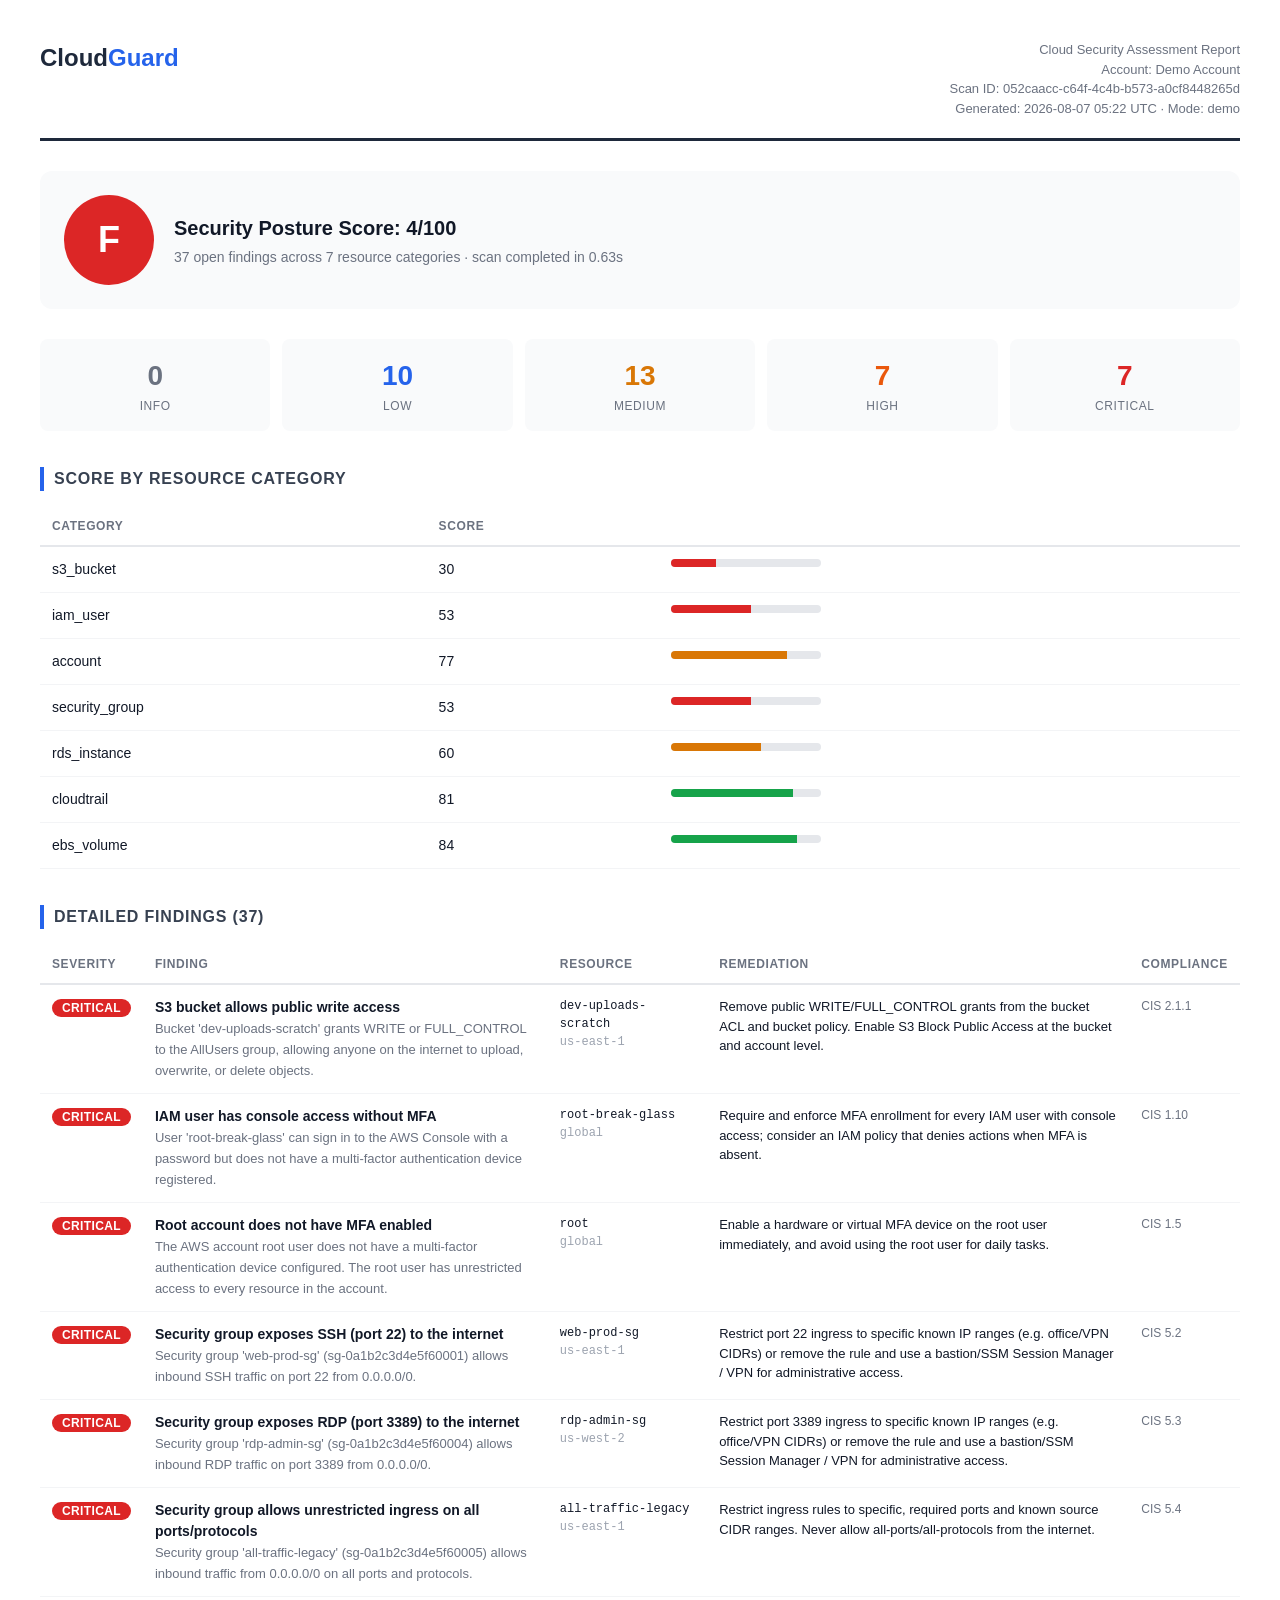
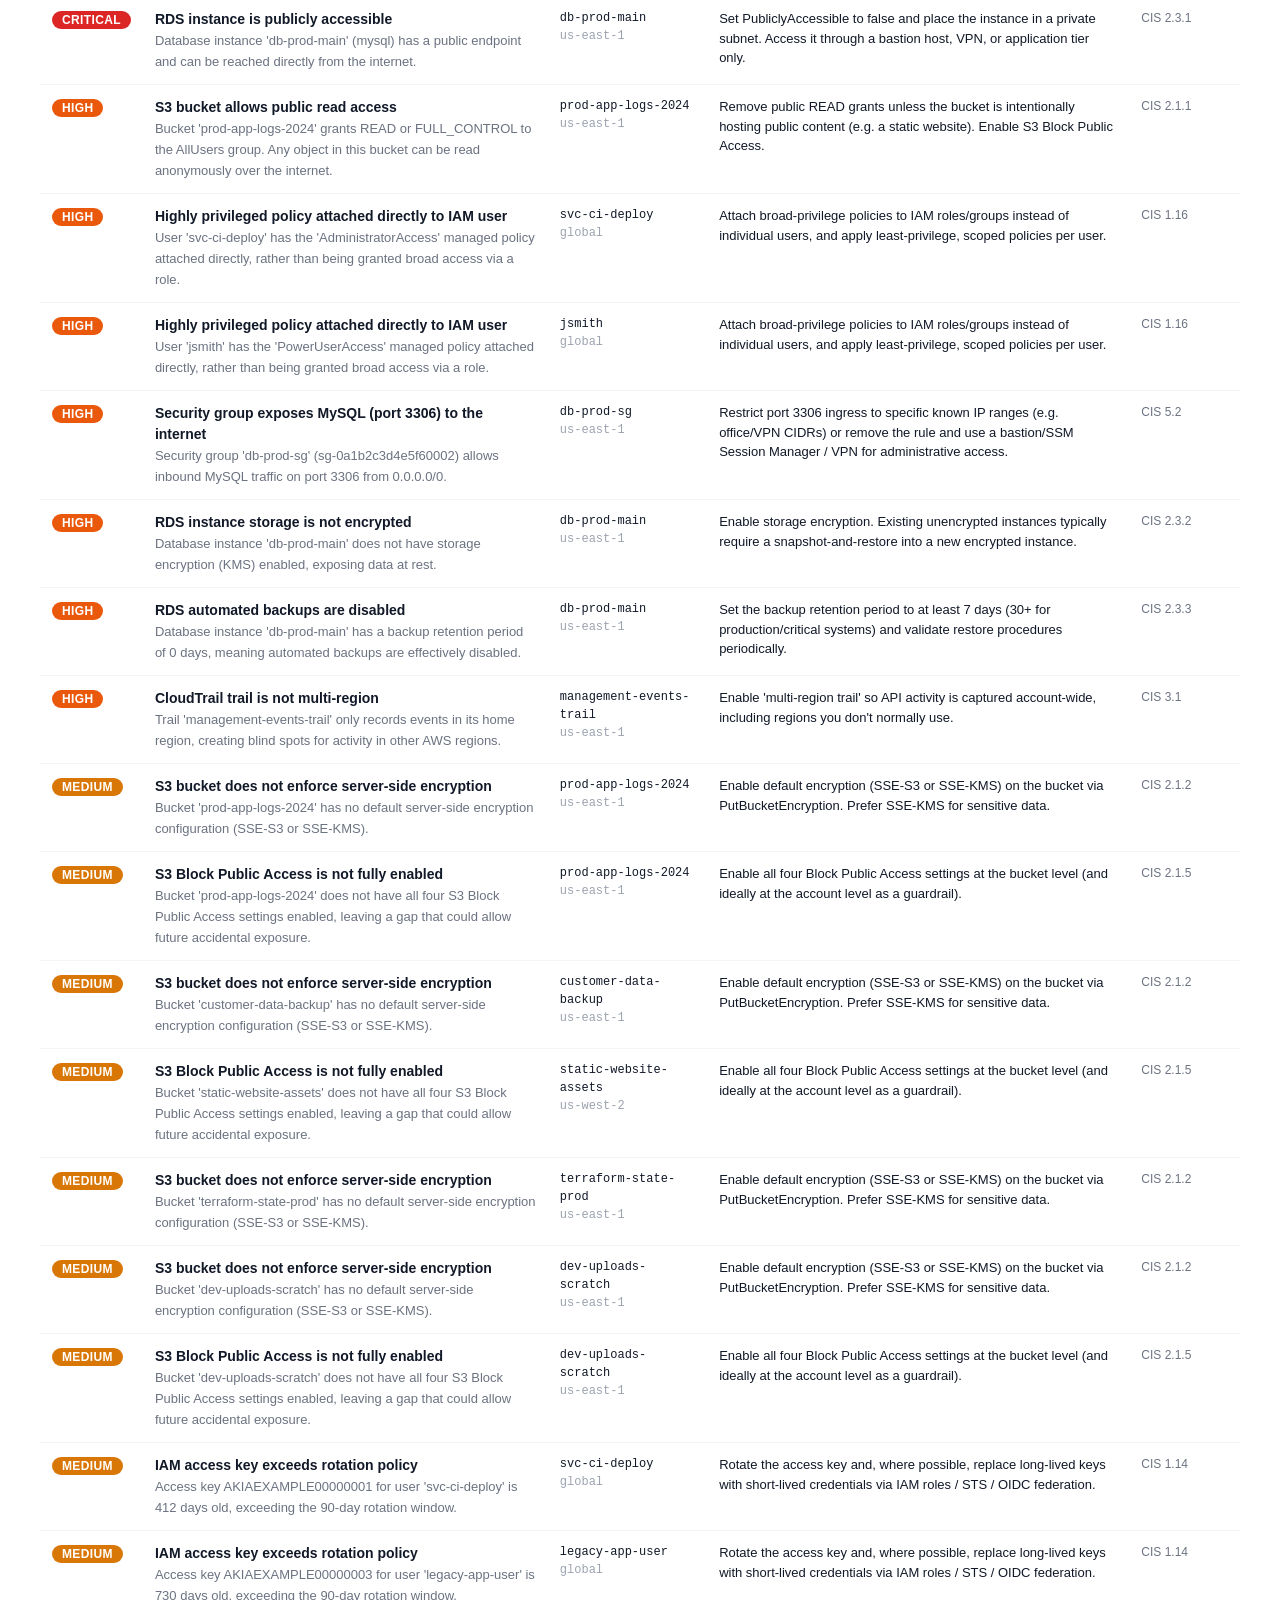
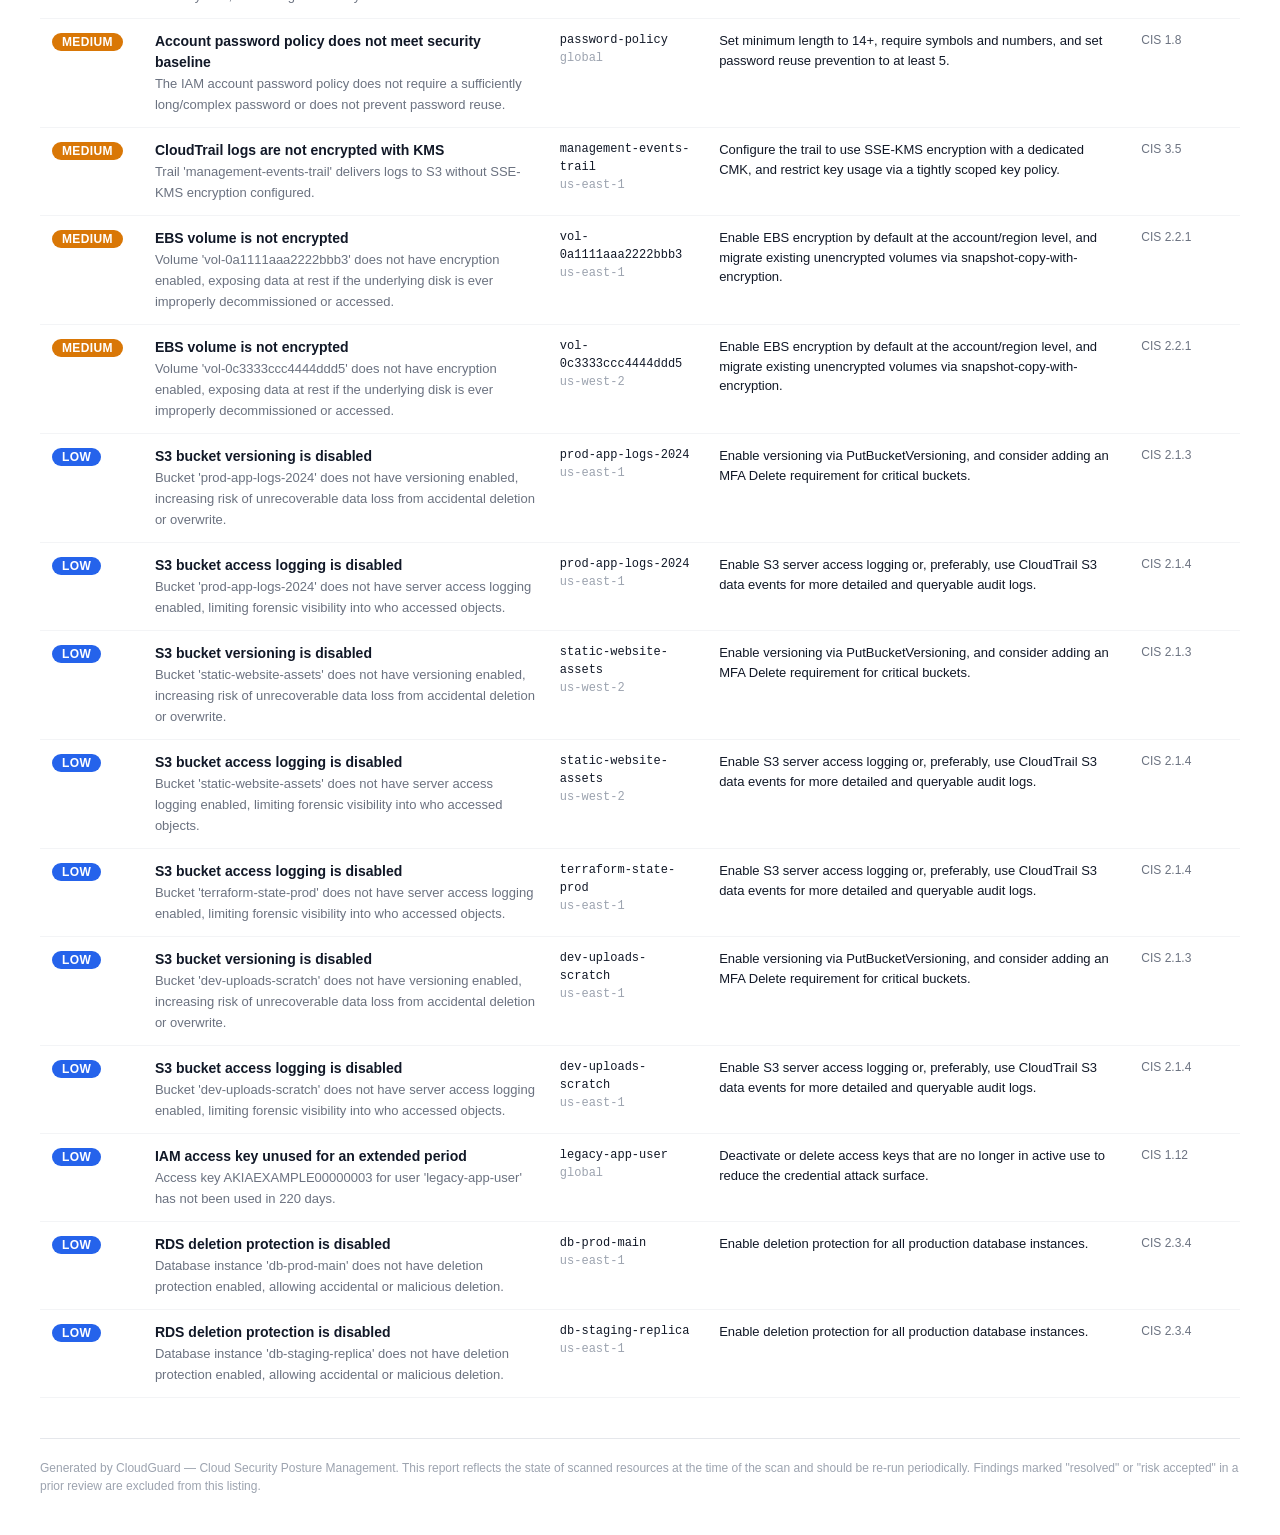
<file: sample_data/example_scan_report.html>
<!DOCTYPE html>
<html lang="en">
<head>
<meta charset="UTF-8">
<title>CloudGuard Security Assessment Report</title>
<style>
  body { font-family: -apple-system, BlinkMacSystemFont, "Segoe UI", Roboto, sans-serif;
          margin: 0; padding: 40px; color: #111827; background: #ffffff; line-height: 1.5; }
  .header { display:flex; justify-content:space-between; align-items:flex-start;
             border-bottom: 3px solid #1e293b; padding-bottom: 20px; margin-bottom: 30px; }
  .logo { font-size: 24px; font-weight: 800; color: #1e293b; }
  .logo span { color: #2563eb; }
  .meta { text-align:right; font-size: 13px; color: #6b7280; }
  .score-card { display:flex; gap: 20px; align-items:center; background:#f9fafb;
                 border-radius:12px; padding:24px; margin-bottom:30px; }
  .grade-circle { width:90px;height:90px;border-radius:50%;display:flex;align-items:center;
                    justify-content:center;font-size:36px;font-weight:800;color:#fff;
                    background:#dc2626; flex-shrink:0; }
  .score-details h2 { margin:0 0 4px 0; font-size:20px;}
  .score-details p { margin:0; color:#6b7280; font-size:14px;}
  .severity-strip { display:flex; gap:12px; margin-bottom:30px; }
  table { width:100%; border-collapse:collapse; margin-bottom: 30px;}
  th { text-align:left; font-size:12px; text-transform:uppercase; letter-spacing:.05em;
        color:#6b7280; padding:10px 12px; border-bottom:2px solid #e5e7eb; }
  td { padding:12px; border-bottom:1px solid #f3f4f6; vertical-align:top; font-size:14px; }
  h2.section { font-size:16px; text-transform:uppercase; letter-spacing:.05em; color:#374151;
                border-left: 4px solid #2563eb; padding-left:10px; margin: 36px 0 16px 0; }
  .footer { margin-top:40px; padding-top:20px; border-top:1px solid #e5e7eb;
             font-size:12px; color:#9ca3af; }
  @media print { body { padding: 15px; } }
</style>
</head>
<body>
  <div class="header">
    <div class="logo">Cloud<span>Guard</span></div>
    <div class="meta">
      Cloud Security Assessment Report<br>
      Account: Demo Account<br>
      Scan ID: 052caacc-c64f-4c4b-b573-a0cf8448265d<br>
      Generated: 2026-08-07 05:22 UTC &middot; Mode: demo
    </div>
  </div>

  <div class="score-card">
    <div class="grade-circle">F</div>
    <div class="score-details">
      <h2>Security Posture Score: 4/100</h2>
      <p>37 open findings across 7 resource categories &middot; scan completed in 0.63s</p>
    </div>
  </div>

  <div class="severity-strip">
    <div style="text-align:center;padding:16px;background:#f9fafb;border-radius:8px;flex:1;">
            <div style="font-size:28px;font-weight:700;color:#6b7280;">0</div>
            <div style="font-size:12px;text-transform:uppercase;color:#6b7280;letter-spacing:.05em;">info</div>
        </div><div style="text-align:center;padding:16px;background:#f9fafb;border-radius:8px;flex:1;">
            <div style="font-size:28px;font-weight:700;color:#2563eb;">10</div>
            <div style="font-size:12px;text-transform:uppercase;color:#6b7280;letter-spacing:.05em;">low</div>
        </div><div style="text-align:center;padding:16px;background:#f9fafb;border-radius:8px;flex:1;">
            <div style="font-size:28px;font-weight:700;color:#d97706;">13</div>
            <div style="font-size:12px;text-transform:uppercase;color:#6b7280;letter-spacing:.05em;">medium</div>
        </div><div style="text-align:center;padding:16px;background:#f9fafb;border-radius:8px;flex:1;">
            <div style="font-size:28px;font-weight:700;color:#ea580c;">7</div>
            <div style="font-size:12px;text-transform:uppercase;color:#6b7280;letter-spacing:.05em;">high</div>
        </div><div style="text-align:center;padding:16px;background:#f9fafb;border-radius:8px;flex:1;">
            <div style="font-size:28px;font-weight:700;color:#dc2626;">7</div>
            <div style="font-size:12px;text-transform:uppercase;color:#6b7280;letter-spacing:.05em;">critical</div>
        </div>
  </div>

  <h2 class="section">Score by Resource Category</h2>
  <table>
    <tr><th>Category</th><th>Score</th><th></th></tr>
    <tr><td>s3_bucket</td><td>30</td>
            <td><div style="background:#e5e7eb;border-radius:4px;overflow:hidden;width:150px;">
            <div style="background:#dc2626;
            width:30%;height:8px;"></div></div></td></tr><tr><td>iam_user</td><td>53</td>
            <td><div style="background:#e5e7eb;border-radius:4px;overflow:hidden;width:150px;">
            <div style="background:#dc2626;
            width:53%;height:8px;"></div></div></td></tr><tr><td>account</td><td>77</td>
            <td><div style="background:#e5e7eb;border-radius:4px;overflow:hidden;width:150px;">
            <div style="background:#d97706;
            width:77%;height:8px;"></div></div></td></tr><tr><td>security_group</td><td>53</td>
            <td><div style="background:#e5e7eb;border-radius:4px;overflow:hidden;width:150px;">
            <div style="background:#dc2626;
            width:53%;height:8px;"></div></div></td></tr><tr><td>rds_instance</td><td>60</td>
            <td><div style="background:#e5e7eb;border-radius:4px;overflow:hidden;width:150px;">
            <div style="background:#d97706;
            width:60%;height:8px;"></div></div></td></tr><tr><td>cloudtrail</td><td>81</td>
            <td><div style="background:#e5e7eb;border-radius:4px;overflow:hidden;width:150px;">
            <div style="background:#16a34a;
            width:81%;height:8px;"></div></div></td></tr><tr><td>ebs_volume</td><td>84</td>
            <td><div style="background:#e5e7eb;border-radius:4px;overflow:hidden;width:150px;">
            <div style="background:#16a34a;
            width:84%;height:8px;"></div></div></td></tr>
  </table>

  <h2 class="section">Detailed Findings (37)</h2>
  <table>
    <tr><th>Severity</th><th>Finding</th><th>Resource</th><th>Remediation</th><th>Compliance</th></tr>
    
        <tr>
          <td><span style="background:#dc2626;color:#fff;padding:2px 10px;border-radius:12px;font-size:12px;font-weight:600;text-transform:uppercase;letter-spacing:.03em;">critical</span></td>
          <td><strong>S3 bucket allows public write access</strong><br>
              <span style="color:#6b7280;font-size:13px;">Bucket &#x27;dev-uploads-scratch&#x27; grants WRITE or FULL_CONTROL to the AllUsers group, allowing anyone on the internet to upload, overwrite, or delete objects.</span></td>
          <td style="font-family:monospace;font-size:12px;">dev-uploads-scratch<br>
              <span style="color:#9ca3af;">us-east-1</span></td>
          <td style="font-size:13px;">Remove public WRITE/FULL_CONTROL grants from the bucket ACL and bucket policy. Enable S3 Block Public Access at the bucket and account level.</td>
          <td style="font-size:12px;color:#6b7280;">CIS 2.1.1</td>
        </tr>
        <tr>
          <td><span style="background:#dc2626;color:#fff;padding:2px 10px;border-radius:12px;font-size:12px;font-weight:600;text-transform:uppercase;letter-spacing:.03em;">critical</span></td>
          <td><strong>IAM user has console access without MFA</strong><br>
              <span style="color:#6b7280;font-size:13px;">User &#x27;root-break-glass&#x27; can sign in to the AWS Console with a password but does not have a multi-factor authentication device registered.</span></td>
          <td style="font-family:monospace;font-size:12px;">root-break-glass<br>
              <span style="color:#9ca3af;">global</span></td>
          <td style="font-size:13px;">Require and enforce MFA enrollment for every IAM user with console access; consider an IAM policy that denies actions when MFA is absent.</td>
          <td style="font-size:12px;color:#6b7280;">CIS 1.10</td>
        </tr>
        <tr>
          <td><span style="background:#dc2626;color:#fff;padding:2px 10px;border-radius:12px;font-size:12px;font-weight:600;text-transform:uppercase;letter-spacing:.03em;">critical</span></td>
          <td><strong>Root account does not have MFA enabled</strong><br>
              <span style="color:#6b7280;font-size:13px;">The AWS account root user does not have a multi-factor authentication device configured. The root user has unrestricted access to every resource in the account.</span></td>
          <td style="font-family:monospace;font-size:12px;">root<br>
              <span style="color:#9ca3af;">global</span></td>
          <td style="font-size:13px;">Enable a hardware or virtual MFA device on the root user immediately, and avoid using the root user for daily tasks.</td>
          <td style="font-size:12px;color:#6b7280;">CIS 1.5</td>
        </tr>
        <tr>
          <td><span style="background:#dc2626;color:#fff;padding:2px 10px;border-radius:12px;font-size:12px;font-weight:600;text-transform:uppercase;letter-spacing:.03em;">critical</span></td>
          <td><strong>Security group exposes SSH (port 22) to the internet</strong><br>
              <span style="color:#6b7280;font-size:13px;">Security group &#x27;web-prod-sg&#x27; (sg-0a1b2c3d4e5f60001) allows inbound SSH traffic on port 22 from 0.0.0.0/0.</span></td>
          <td style="font-family:monospace;font-size:12px;">web-prod-sg<br>
              <span style="color:#9ca3af;">us-east-1</span></td>
          <td style="font-size:13px;">Restrict port 22 ingress to specific known IP ranges (e.g. office/VPN CIDRs) or remove the rule and use a bastion/SSM Session Manager / VPN for administrative access.</td>
          <td style="font-size:12px;color:#6b7280;">CIS 5.2</td>
        </tr>
        <tr>
          <td><span style="background:#dc2626;color:#fff;padding:2px 10px;border-radius:12px;font-size:12px;font-weight:600;text-transform:uppercase;letter-spacing:.03em;">critical</span></td>
          <td><strong>Security group exposes RDP (port 3389) to the internet</strong><br>
              <span style="color:#6b7280;font-size:13px;">Security group &#x27;rdp-admin-sg&#x27; (sg-0a1b2c3d4e5f60004) allows inbound RDP traffic on port 3389 from 0.0.0.0/0.</span></td>
          <td style="font-family:monospace;font-size:12px;">rdp-admin-sg<br>
              <span style="color:#9ca3af;">us-west-2</span></td>
          <td style="font-size:13px;">Restrict port 3389 ingress to specific known IP ranges (e.g. office/VPN CIDRs) or remove the rule and use a bastion/SSM Session Manager / VPN for administrative access.</td>
          <td style="font-size:12px;color:#6b7280;">CIS 5.3</td>
        </tr>
        <tr>
          <td><span style="background:#dc2626;color:#fff;padding:2px 10px;border-radius:12px;font-size:12px;font-weight:600;text-transform:uppercase;letter-spacing:.03em;">critical</span></td>
          <td><strong>Security group allows unrestricted ingress on all ports/protocols</strong><br>
              <span style="color:#6b7280;font-size:13px;">Security group &#x27;all-traffic-legacy&#x27; (sg-0a1b2c3d4e5f60005) allows inbound traffic from 0.0.0.0/0 on all ports and protocols.</span></td>
          <td style="font-family:monospace;font-size:12px;">all-traffic-legacy<br>
              <span style="color:#9ca3af;">us-east-1</span></td>
          <td style="font-size:13px;">Restrict ingress rules to specific, required ports and known source CIDR ranges. Never allow all-ports/all-protocols from the internet.</td>
          <td style="font-size:12px;color:#6b7280;">CIS 5.4</td>
        </tr>
        <tr>
          <td><span style="background:#dc2626;color:#fff;padding:2px 10px;border-radius:12px;font-size:12px;font-weight:600;text-transform:uppercase;letter-spacing:.03em;">critical</span></td>
          <td><strong>RDS instance is publicly accessible</strong><br>
              <span style="color:#6b7280;font-size:13px;">Database instance &#x27;db-prod-main&#x27; (mysql) has a public endpoint and can be reached directly from the internet.</span></td>
          <td style="font-family:monospace;font-size:12px;">db-prod-main<br>
              <span style="color:#9ca3af;">us-east-1</span></td>
          <td style="font-size:13px;">Set PubliclyAccessible to false and place the instance in a private subnet. Access it through a bastion host, VPN, or application tier only.</td>
          <td style="font-size:12px;color:#6b7280;">CIS 2.3.1</td>
        </tr>
        <tr>
          <td><span style="background:#ea580c;color:#fff;padding:2px 10px;border-radius:12px;font-size:12px;font-weight:600;text-transform:uppercase;letter-spacing:.03em;">high</span></td>
          <td><strong>S3 bucket allows public read access</strong><br>
              <span style="color:#6b7280;font-size:13px;">Bucket &#x27;prod-app-logs-2024&#x27; grants READ or FULL_CONTROL to the AllUsers group. Any object in this bucket can be read anonymously over the internet.</span></td>
          <td style="font-family:monospace;font-size:12px;">prod-app-logs-2024<br>
              <span style="color:#9ca3af;">us-east-1</span></td>
          <td style="font-size:13px;">Remove public READ grants unless the bucket is intentionally hosting public content (e.g. a static website). Enable S3 Block Public Access.</td>
          <td style="font-size:12px;color:#6b7280;">CIS 2.1.1</td>
        </tr>
        <tr>
          <td><span style="background:#ea580c;color:#fff;padding:2px 10px;border-radius:12px;font-size:12px;font-weight:600;text-transform:uppercase;letter-spacing:.03em;">high</span></td>
          <td><strong>Highly privileged policy attached directly to IAM user</strong><br>
              <span style="color:#6b7280;font-size:13px;">User &#x27;svc-ci-deploy&#x27; has the &#x27;AdministratorAccess&#x27; managed policy attached directly, rather than being granted broad access via a role.</span></td>
          <td style="font-family:monospace;font-size:12px;">svc-ci-deploy<br>
              <span style="color:#9ca3af;">global</span></td>
          <td style="font-size:13px;">Attach broad-privilege policies to IAM roles/groups instead of individual users, and apply least-privilege, scoped policies per user.</td>
          <td style="font-size:12px;color:#6b7280;">CIS 1.16</td>
        </tr>
        <tr>
          <td><span style="background:#ea580c;color:#fff;padding:2px 10px;border-radius:12px;font-size:12px;font-weight:600;text-transform:uppercase;letter-spacing:.03em;">high</span></td>
          <td><strong>Highly privileged policy attached directly to IAM user</strong><br>
              <span style="color:#6b7280;font-size:13px;">User &#x27;jsmith&#x27; has the &#x27;PowerUserAccess&#x27; managed policy attached directly, rather than being granted broad access via a role.</span></td>
          <td style="font-family:monospace;font-size:12px;">jsmith<br>
              <span style="color:#9ca3af;">global</span></td>
          <td style="font-size:13px;">Attach broad-privilege policies to IAM roles/groups instead of individual users, and apply least-privilege, scoped policies per user.</td>
          <td style="font-size:12px;color:#6b7280;">CIS 1.16</td>
        </tr>
        <tr>
          <td><span style="background:#ea580c;color:#fff;padding:2px 10px;border-radius:12px;font-size:12px;font-weight:600;text-transform:uppercase;letter-spacing:.03em;">high</span></td>
          <td><strong>Security group exposes MySQL (port 3306) to the internet</strong><br>
              <span style="color:#6b7280;font-size:13px;">Security group &#x27;db-prod-sg&#x27; (sg-0a1b2c3d4e5f60002) allows inbound MySQL traffic on port 3306 from 0.0.0.0/0.</span></td>
          <td style="font-family:monospace;font-size:12px;">db-prod-sg<br>
              <span style="color:#9ca3af;">us-east-1</span></td>
          <td style="font-size:13px;">Restrict port 3306 ingress to specific known IP ranges (e.g. office/VPN CIDRs) or remove the rule and use a bastion/SSM Session Manager / VPN for administrative access.</td>
          <td style="font-size:12px;color:#6b7280;">CIS 5.2</td>
        </tr>
        <tr>
          <td><span style="background:#ea580c;color:#fff;padding:2px 10px;border-radius:12px;font-size:12px;font-weight:600;text-transform:uppercase;letter-spacing:.03em;">high</span></td>
          <td><strong>RDS instance storage is not encrypted</strong><br>
              <span style="color:#6b7280;font-size:13px;">Database instance &#x27;db-prod-main&#x27; does not have storage encryption (KMS) enabled, exposing data at rest.</span></td>
          <td style="font-family:monospace;font-size:12px;">db-prod-main<br>
              <span style="color:#9ca3af;">us-east-1</span></td>
          <td style="font-size:13px;">Enable storage encryption. Existing unencrypted instances typically require a snapshot-and-restore into a new encrypted instance.</td>
          <td style="font-size:12px;color:#6b7280;">CIS 2.3.2</td>
        </tr>
        <tr>
          <td><span style="background:#ea580c;color:#fff;padding:2px 10px;border-radius:12px;font-size:12px;font-weight:600;text-transform:uppercase;letter-spacing:.03em;">high</span></td>
          <td><strong>RDS automated backups are disabled</strong><br>
              <span style="color:#6b7280;font-size:13px;">Database instance &#x27;db-prod-main&#x27; has a backup retention period of 0 days, meaning automated backups are effectively disabled.</span></td>
          <td style="font-family:monospace;font-size:12px;">db-prod-main<br>
              <span style="color:#9ca3af;">us-east-1</span></td>
          <td style="font-size:13px;">Set the backup retention period to at least 7 days (30+ for production/critical systems) and validate restore procedures periodically.</td>
          <td style="font-size:12px;color:#6b7280;">CIS 2.3.3</td>
        </tr>
        <tr>
          <td><span style="background:#ea580c;color:#fff;padding:2px 10px;border-radius:12px;font-size:12px;font-weight:600;text-transform:uppercase;letter-spacing:.03em;">high</span></td>
          <td><strong>CloudTrail trail is not multi-region</strong><br>
              <span style="color:#6b7280;font-size:13px;">Trail &#x27;management-events-trail&#x27; only records events in its home region, creating blind spots for activity in other AWS regions.</span></td>
          <td style="font-family:monospace;font-size:12px;">management-events-trail<br>
              <span style="color:#9ca3af;">us-east-1</span></td>
          <td style="font-size:13px;">Enable &#x27;multi-region trail&#x27; so API activity is captured account-wide, including regions you don&#x27;t normally use.</td>
          <td style="font-size:12px;color:#6b7280;">CIS 3.1</td>
        </tr>
        <tr>
          <td><span style="background:#d97706;color:#fff;padding:2px 10px;border-radius:12px;font-size:12px;font-weight:600;text-transform:uppercase;letter-spacing:.03em;">medium</span></td>
          <td><strong>S3 bucket does not enforce server-side encryption</strong><br>
              <span style="color:#6b7280;font-size:13px;">Bucket &#x27;prod-app-logs-2024&#x27; has no default server-side encryption configuration (SSE-S3 or SSE-KMS).</span></td>
          <td style="font-family:monospace;font-size:12px;">prod-app-logs-2024<br>
              <span style="color:#9ca3af;">us-east-1</span></td>
          <td style="font-size:13px;">Enable default encryption (SSE-S3 or SSE-KMS) on the bucket via PutBucketEncryption. Prefer SSE-KMS for sensitive data.</td>
          <td style="font-size:12px;color:#6b7280;">CIS 2.1.2</td>
        </tr>
        <tr>
          <td><span style="background:#d97706;color:#fff;padding:2px 10px;border-radius:12px;font-size:12px;font-weight:600;text-transform:uppercase;letter-spacing:.03em;">medium</span></td>
          <td><strong>S3 Block Public Access is not fully enabled</strong><br>
              <span style="color:#6b7280;font-size:13px;">Bucket &#x27;prod-app-logs-2024&#x27; does not have all four S3 Block Public Access settings enabled, leaving a gap that could allow future accidental exposure.</span></td>
          <td style="font-family:monospace;font-size:12px;">prod-app-logs-2024<br>
              <span style="color:#9ca3af;">us-east-1</span></td>
          <td style="font-size:13px;">Enable all four Block Public Access settings at the bucket level (and ideally at the account level as a guardrail).</td>
          <td style="font-size:12px;color:#6b7280;">CIS 2.1.5</td>
        </tr>
        <tr>
          <td><span style="background:#d97706;color:#fff;padding:2px 10px;border-radius:12px;font-size:12px;font-weight:600;text-transform:uppercase;letter-spacing:.03em;">medium</span></td>
          <td><strong>S3 bucket does not enforce server-side encryption</strong><br>
              <span style="color:#6b7280;font-size:13px;">Bucket &#x27;customer-data-backup&#x27; has no default server-side encryption configuration (SSE-S3 or SSE-KMS).</span></td>
          <td style="font-family:monospace;font-size:12px;">customer-data-backup<br>
              <span style="color:#9ca3af;">us-east-1</span></td>
          <td style="font-size:13px;">Enable default encryption (SSE-S3 or SSE-KMS) on the bucket via PutBucketEncryption. Prefer SSE-KMS for sensitive data.</td>
          <td style="font-size:12px;color:#6b7280;">CIS 2.1.2</td>
        </tr>
        <tr>
          <td><span style="background:#d97706;color:#fff;padding:2px 10px;border-radius:12px;font-size:12px;font-weight:600;text-transform:uppercase;letter-spacing:.03em;">medium</span></td>
          <td><strong>S3 Block Public Access is not fully enabled</strong><br>
              <span style="color:#6b7280;font-size:13px;">Bucket &#x27;static-website-assets&#x27; does not have all four S3 Block Public Access settings enabled, leaving a gap that could allow future accidental exposure.</span></td>
          <td style="font-family:monospace;font-size:12px;">static-website-assets<br>
              <span style="color:#9ca3af;">us-west-2</span></td>
          <td style="font-size:13px;">Enable all four Block Public Access settings at the bucket level (and ideally at the account level as a guardrail).</td>
          <td style="font-size:12px;color:#6b7280;">CIS 2.1.5</td>
        </tr>
        <tr>
          <td><span style="background:#d97706;color:#fff;padding:2px 10px;border-radius:12px;font-size:12px;font-weight:600;text-transform:uppercase;letter-spacing:.03em;">medium</span></td>
          <td><strong>S3 bucket does not enforce server-side encryption</strong><br>
              <span style="color:#6b7280;font-size:13px;">Bucket &#x27;terraform-state-prod&#x27; has no default server-side encryption configuration (SSE-S3 or SSE-KMS).</span></td>
          <td style="font-family:monospace;font-size:12px;">terraform-state-prod<br>
              <span style="color:#9ca3af;">us-east-1</span></td>
          <td style="font-size:13px;">Enable default encryption (SSE-S3 or SSE-KMS) on the bucket via PutBucketEncryption. Prefer SSE-KMS for sensitive data.</td>
          <td style="font-size:12px;color:#6b7280;">CIS 2.1.2</td>
        </tr>
        <tr>
          <td><span style="background:#d97706;color:#fff;padding:2px 10px;border-radius:12px;font-size:12px;font-weight:600;text-transform:uppercase;letter-spacing:.03em;">medium</span></td>
          <td><strong>S3 bucket does not enforce server-side encryption</strong><br>
              <span style="color:#6b7280;font-size:13px;">Bucket &#x27;dev-uploads-scratch&#x27; has no default server-side encryption configuration (SSE-S3 or SSE-KMS).</span></td>
          <td style="font-family:monospace;font-size:12px;">dev-uploads-scratch<br>
              <span style="color:#9ca3af;">us-east-1</span></td>
          <td style="font-size:13px;">Enable default encryption (SSE-S3 or SSE-KMS) on the bucket via PutBucketEncryption. Prefer SSE-KMS for sensitive data.</td>
          <td style="font-size:12px;color:#6b7280;">CIS 2.1.2</td>
        </tr>
        <tr>
          <td><span style="background:#d97706;color:#fff;padding:2px 10px;border-radius:12px;font-size:12px;font-weight:600;text-transform:uppercase;letter-spacing:.03em;">medium</span></td>
          <td><strong>S3 Block Public Access is not fully enabled</strong><br>
              <span style="color:#6b7280;font-size:13px;">Bucket &#x27;dev-uploads-scratch&#x27; does not have all four S3 Block Public Access settings enabled, leaving a gap that could allow future accidental exposure.</span></td>
          <td style="font-family:monospace;font-size:12px;">dev-uploads-scratch<br>
              <span style="color:#9ca3af;">us-east-1</span></td>
          <td style="font-size:13px;">Enable all four Block Public Access settings at the bucket level (and ideally at the account level as a guardrail).</td>
          <td style="font-size:12px;color:#6b7280;">CIS 2.1.5</td>
        </tr>
        <tr>
          <td><span style="background:#d97706;color:#fff;padding:2px 10px;border-radius:12px;font-size:12px;font-weight:600;text-transform:uppercase;letter-spacing:.03em;">medium</span></td>
          <td><strong>IAM access key exceeds rotation policy</strong><br>
              <span style="color:#6b7280;font-size:13px;">Access key AKIAEXAMPLE00000001 for user &#x27;svc-ci-deploy&#x27; is 412 days old, exceeding the 90-day rotation window.</span></td>
          <td style="font-family:monospace;font-size:12px;">svc-ci-deploy<br>
              <span style="color:#9ca3af;">global</span></td>
          <td style="font-size:13px;">Rotate the access key and, where possible, replace long-lived keys with short-lived credentials via IAM roles / STS / OIDC federation.</td>
          <td style="font-size:12px;color:#6b7280;">CIS 1.14</td>
        </tr>
        <tr>
          <td><span style="background:#d97706;color:#fff;padding:2px 10px;border-radius:12px;font-size:12px;font-weight:600;text-transform:uppercase;letter-spacing:.03em;">medium</span></td>
          <td><strong>IAM access key exceeds rotation policy</strong><br>
              <span style="color:#6b7280;font-size:13px;">Access key AKIAEXAMPLE00000003 for user &#x27;legacy-app-user&#x27; is 730 days old, exceeding the 90-day rotation window.</span></td>
          <td style="font-family:monospace;font-size:12px;">legacy-app-user<br>
              <span style="color:#9ca3af;">global</span></td>
          <td style="font-size:13px;">Rotate the access key and, where possible, replace long-lived keys with short-lived credentials via IAM roles / STS / OIDC federation.</td>
          <td style="font-size:12px;color:#6b7280;">CIS 1.14</td>
        </tr>
        <tr>
          <td><span style="background:#d97706;color:#fff;padding:2px 10px;border-radius:12px;font-size:12px;font-weight:600;text-transform:uppercase;letter-spacing:.03em;">medium</span></td>
          <td><strong>Account password policy does not meet security baseline</strong><br>
              <span style="color:#6b7280;font-size:13px;">The IAM account password policy does not require a sufficiently long/complex password or does not prevent password reuse.</span></td>
          <td style="font-family:monospace;font-size:12px;">password-policy<br>
              <span style="color:#9ca3af;">global</span></td>
          <td style="font-size:13px;">Set minimum length to 14+, require symbols and numbers, and set password reuse prevention to at least 5.</td>
          <td style="font-size:12px;color:#6b7280;">CIS 1.8</td>
        </tr>
        <tr>
          <td><span style="background:#d97706;color:#fff;padding:2px 10px;border-radius:12px;font-size:12px;font-weight:600;text-transform:uppercase;letter-spacing:.03em;">medium</span></td>
          <td><strong>CloudTrail logs are not encrypted with KMS</strong><br>
              <span style="color:#6b7280;font-size:13px;">Trail &#x27;management-events-trail&#x27; delivers logs to S3 without SSE-KMS encryption configured.</span></td>
          <td style="font-family:monospace;font-size:12px;">management-events-trail<br>
              <span style="color:#9ca3af;">us-east-1</span></td>
          <td style="font-size:13px;">Configure the trail to use SSE-KMS encryption with a dedicated CMK, and restrict key usage via a tightly scoped key policy.</td>
          <td style="font-size:12px;color:#6b7280;">CIS 3.5</td>
        </tr>
        <tr>
          <td><span style="background:#d97706;color:#fff;padding:2px 10px;border-radius:12px;font-size:12px;font-weight:600;text-transform:uppercase;letter-spacing:.03em;">medium</span></td>
          <td><strong>EBS volume is not encrypted</strong><br>
              <span style="color:#6b7280;font-size:13px;">Volume &#x27;vol-0a1111aaa2222bbb3&#x27; does not have encryption enabled, exposing data at rest if the underlying disk is ever improperly decommissioned or accessed.</span></td>
          <td style="font-family:monospace;font-size:12px;">vol-0a1111aaa2222bbb3<br>
              <span style="color:#9ca3af;">us-east-1</span></td>
          <td style="font-size:13px;">Enable EBS encryption by default at the account/region level, and migrate existing unencrypted volumes via snapshot-copy-with-encryption.</td>
          <td style="font-size:12px;color:#6b7280;">CIS 2.2.1</td>
        </tr>
        <tr>
          <td><span style="background:#d97706;color:#fff;padding:2px 10px;border-radius:12px;font-size:12px;font-weight:600;text-transform:uppercase;letter-spacing:.03em;">medium</span></td>
          <td><strong>EBS volume is not encrypted</strong><br>
              <span style="color:#6b7280;font-size:13px;">Volume &#x27;vol-0c3333ccc4444ddd5&#x27; does not have encryption enabled, exposing data at rest if the underlying disk is ever improperly decommissioned or accessed.</span></td>
          <td style="font-family:monospace;font-size:12px;">vol-0c3333ccc4444ddd5<br>
              <span style="color:#9ca3af;">us-west-2</span></td>
          <td style="font-size:13px;">Enable EBS encryption by default at the account/region level, and migrate existing unencrypted volumes via snapshot-copy-with-encryption.</td>
          <td style="font-size:12px;color:#6b7280;">CIS 2.2.1</td>
        </tr>
        <tr>
          <td><span style="background:#2563eb;color:#fff;padding:2px 10px;border-radius:12px;font-size:12px;font-weight:600;text-transform:uppercase;letter-spacing:.03em;">low</span></td>
          <td><strong>S3 bucket versioning is disabled</strong><br>
              <span style="color:#6b7280;font-size:13px;">Bucket &#x27;prod-app-logs-2024&#x27; does not have versioning enabled, increasing risk of unrecoverable data loss from accidental deletion or overwrite.</span></td>
          <td style="font-family:monospace;font-size:12px;">prod-app-logs-2024<br>
              <span style="color:#9ca3af;">us-east-1</span></td>
          <td style="font-size:13px;">Enable versioning via PutBucketVersioning, and consider adding an MFA Delete requirement for critical buckets.</td>
          <td style="font-size:12px;color:#6b7280;">CIS 2.1.3</td>
        </tr>
        <tr>
          <td><span style="background:#2563eb;color:#fff;padding:2px 10px;border-radius:12px;font-size:12px;font-weight:600;text-transform:uppercase;letter-spacing:.03em;">low</span></td>
          <td><strong>S3 bucket access logging is disabled</strong><br>
              <span style="color:#6b7280;font-size:13px;">Bucket &#x27;prod-app-logs-2024&#x27; does not have server access logging enabled, limiting forensic visibility into who accessed objects.</span></td>
          <td style="font-family:monospace;font-size:12px;">prod-app-logs-2024<br>
              <span style="color:#9ca3af;">us-east-1</span></td>
          <td style="font-size:13px;">Enable S3 server access logging or, preferably, use CloudTrail S3 data events for more detailed and queryable audit logs.</td>
          <td style="font-size:12px;color:#6b7280;">CIS 2.1.4</td>
        </tr>
        <tr>
          <td><span style="background:#2563eb;color:#fff;padding:2px 10px;border-radius:12px;font-size:12px;font-weight:600;text-transform:uppercase;letter-spacing:.03em;">low</span></td>
          <td><strong>S3 bucket versioning is disabled</strong><br>
              <span style="color:#6b7280;font-size:13px;">Bucket &#x27;static-website-assets&#x27; does not have versioning enabled, increasing risk of unrecoverable data loss from accidental deletion or overwrite.</span></td>
          <td style="font-family:monospace;font-size:12px;">static-website-assets<br>
              <span style="color:#9ca3af;">us-west-2</span></td>
          <td style="font-size:13px;">Enable versioning via PutBucketVersioning, and consider adding an MFA Delete requirement for critical buckets.</td>
          <td style="font-size:12px;color:#6b7280;">CIS 2.1.3</td>
        </tr>
        <tr>
          <td><span style="background:#2563eb;color:#fff;padding:2px 10px;border-radius:12px;font-size:12px;font-weight:600;text-transform:uppercase;letter-spacing:.03em;">low</span></td>
          <td><strong>S3 bucket access logging is disabled</strong><br>
              <span style="color:#6b7280;font-size:13px;">Bucket &#x27;static-website-assets&#x27; does not have server access logging enabled, limiting forensic visibility into who accessed objects.</span></td>
          <td style="font-family:monospace;font-size:12px;">static-website-assets<br>
              <span style="color:#9ca3af;">us-west-2</span></td>
          <td style="font-size:13px;">Enable S3 server access logging or, preferably, use CloudTrail S3 data events for more detailed and queryable audit logs.</td>
          <td style="font-size:12px;color:#6b7280;">CIS 2.1.4</td>
        </tr>
        <tr>
          <td><span style="background:#2563eb;color:#fff;padding:2px 10px;border-radius:12px;font-size:12px;font-weight:600;text-transform:uppercase;letter-spacing:.03em;">low</span></td>
          <td><strong>S3 bucket access logging is disabled</strong><br>
              <span style="color:#6b7280;font-size:13px;">Bucket &#x27;terraform-state-prod&#x27; does not have server access logging enabled, limiting forensic visibility into who accessed objects.</span></td>
          <td style="font-family:monospace;font-size:12px;">terraform-state-prod<br>
              <span style="color:#9ca3af;">us-east-1</span></td>
          <td style="font-size:13px;">Enable S3 server access logging or, preferably, use CloudTrail S3 data events for more detailed and queryable audit logs.</td>
          <td style="font-size:12px;color:#6b7280;">CIS 2.1.4</td>
        </tr>
        <tr>
          <td><span style="background:#2563eb;color:#fff;padding:2px 10px;border-radius:12px;font-size:12px;font-weight:600;text-transform:uppercase;letter-spacing:.03em;">low</span></td>
          <td><strong>S3 bucket versioning is disabled</strong><br>
              <span style="color:#6b7280;font-size:13px;">Bucket &#x27;dev-uploads-scratch&#x27; does not have versioning enabled, increasing risk of unrecoverable data loss from accidental deletion or overwrite.</span></td>
          <td style="font-family:monospace;font-size:12px;">dev-uploads-scratch<br>
              <span style="color:#9ca3af;">us-east-1</span></td>
          <td style="font-size:13px;">Enable versioning via PutBucketVersioning, and consider adding an MFA Delete requirement for critical buckets.</td>
          <td style="font-size:12px;color:#6b7280;">CIS 2.1.3</td>
        </tr>
        <tr>
          <td><span style="background:#2563eb;color:#fff;padding:2px 10px;border-radius:12px;font-size:12px;font-weight:600;text-transform:uppercase;letter-spacing:.03em;">low</span></td>
          <td><strong>S3 bucket access logging is disabled</strong><br>
              <span style="color:#6b7280;font-size:13px;">Bucket &#x27;dev-uploads-scratch&#x27; does not have server access logging enabled, limiting forensic visibility into who accessed objects.</span></td>
          <td style="font-family:monospace;font-size:12px;">dev-uploads-scratch<br>
              <span style="color:#9ca3af;">us-east-1</span></td>
          <td style="font-size:13px;">Enable S3 server access logging or, preferably, use CloudTrail S3 data events for more detailed and queryable audit logs.</td>
          <td style="font-size:12px;color:#6b7280;">CIS 2.1.4</td>
        </tr>
        <tr>
          <td><span style="background:#2563eb;color:#fff;padding:2px 10px;border-radius:12px;font-size:12px;font-weight:600;text-transform:uppercase;letter-spacing:.03em;">low</span></td>
          <td><strong>IAM access key unused for an extended period</strong><br>
              <span style="color:#6b7280;font-size:13px;">Access key AKIAEXAMPLE00000003 for user &#x27;legacy-app-user&#x27; has not been used in 220 days.</span></td>
          <td style="font-family:monospace;font-size:12px;">legacy-app-user<br>
              <span style="color:#9ca3af;">global</span></td>
          <td style="font-size:13px;">Deactivate or delete access keys that are no longer in active use to reduce the credential attack surface.</td>
          <td style="font-size:12px;color:#6b7280;">CIS 1.12</td>
        </tr>
        <tr>
          <td><span style="background:#2563eb;color:#fff;padding:2px 10px;border-radius:12px;font-size:12px;font-weight:600;text-transform:uppercase;letter-spacing:.03em;">low</span></td>
          <td><strong>RDS deletion protection is disabled</strong><br>
              <span style="color:#6b7280;font-size:13px;">Database instance &#x27;db-prod-main&#x27; does not have deletion protection enabled, allowing accidental or malicious deletion.</span></td>
          <td style="font-family:monospace;font-size:12px;">db-prod-main<br>
              <span style="color:#9ca3af;">us-east-1</span></td>
          <td style="font-size:13px;">Enable deletion protection for all production database instances.</td>
          <td style="font-size:12px;color:#6b7280;">CIS 2.3.4</td>
        </tr>
        <tr>
          <td><span style="background:#2563eb;color:#fff;padding:2px 10px;border-radius:12px;font-size:12px;font-weight:600;text-transform:uppercase;letter-spacing:.03em;">low</span></td>
          <td><strong>RDS deletion protection is disabled</strong><br>
              <span style="color:#6b7280;font-size:13px;">Database instance &#x27;db-staging-replica&#x27; does not have deletion protection enabled, allowing accidental or malicious deletion.</span></td>
          <td style="font-family:monospace;font-size:12px;">db-staging-replica<br>
              <span style="color:#9ca3af;">us-east-1</span></td>
          <td style="font-size:13px;">Enable deletion protection for all production database instances.</td>
          <td style="font-size:12px;color:#6b7280;">CIS 2.3.4</td>
        </tr>
  </table>

  <div class="footer">
    Generated by CloudGuard — Cloud Security Posture Management.
    This report reflects the state of scanned resources at the time of the scan and should be
    re-run periodically. Findings marked "resolved" or "risk accepted" in a prior review are
    excluded from this listing.
  </div>
</body>
</html>
</file>
